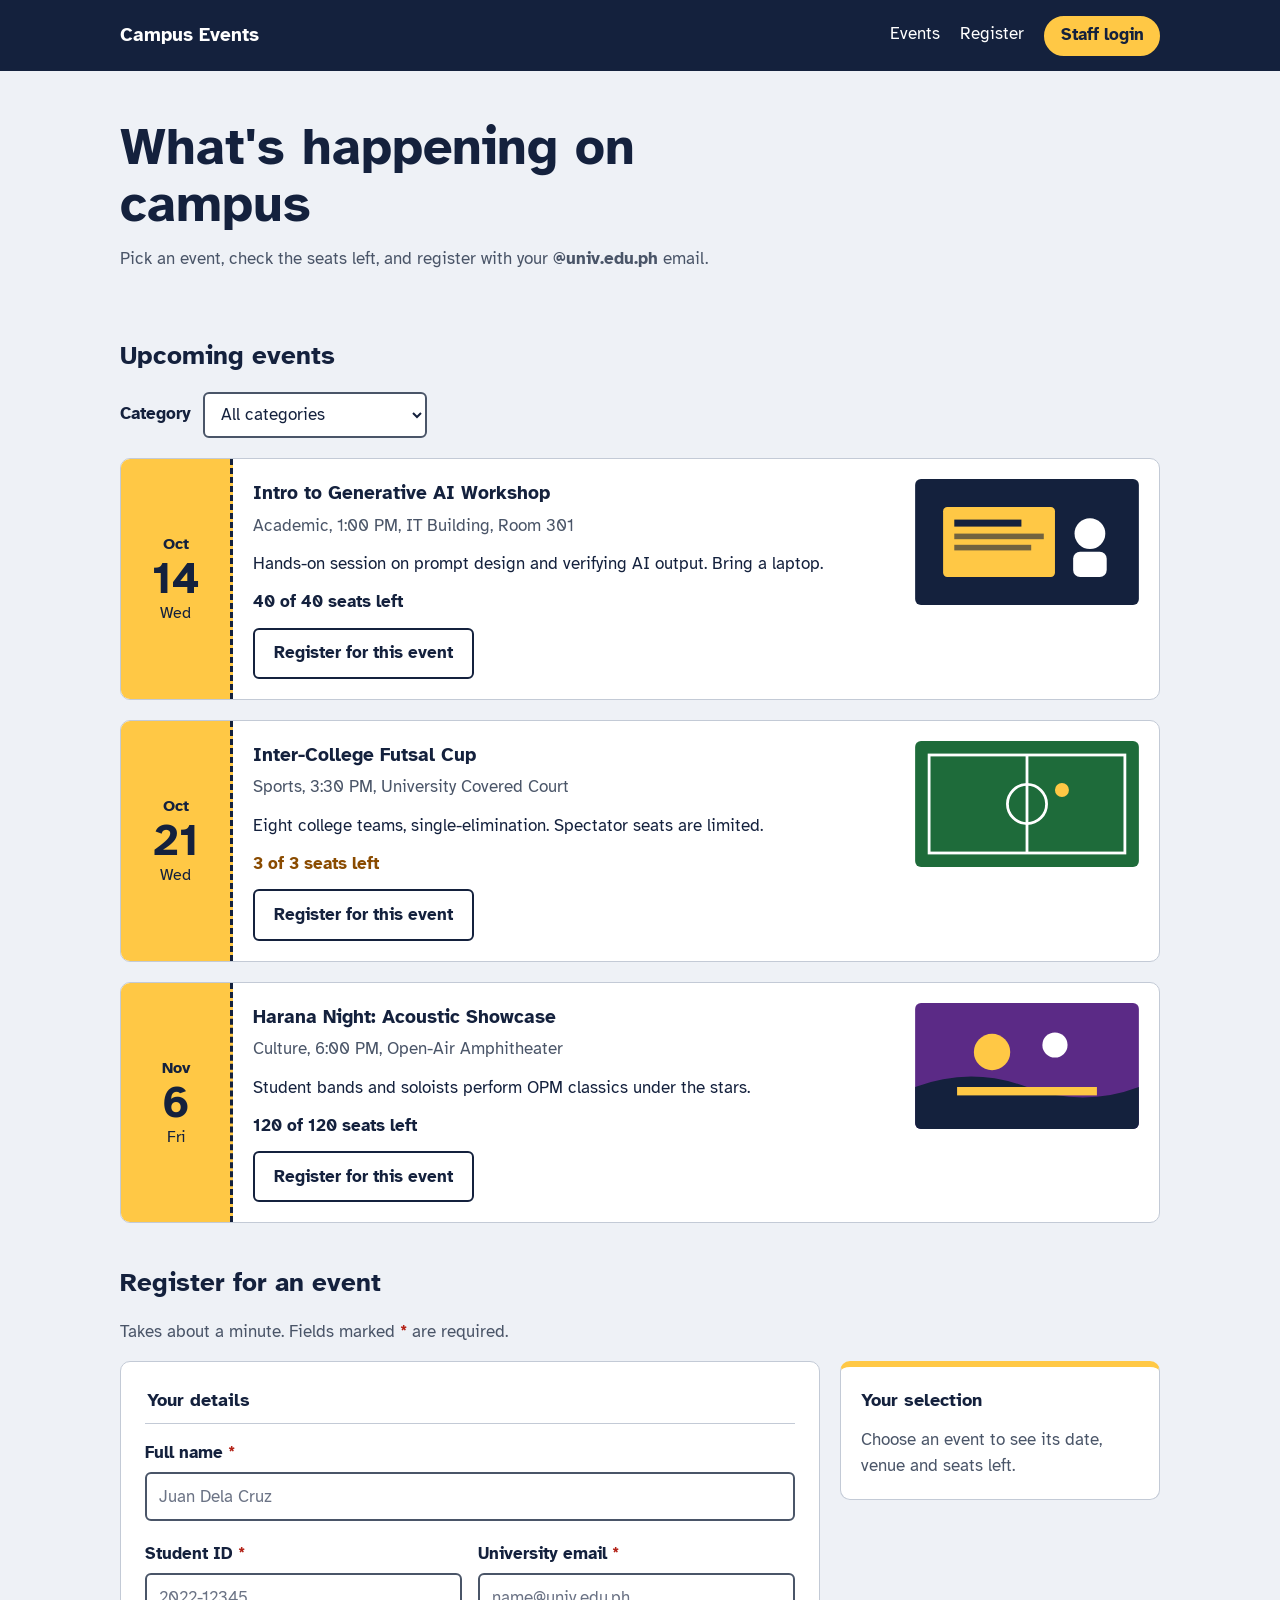
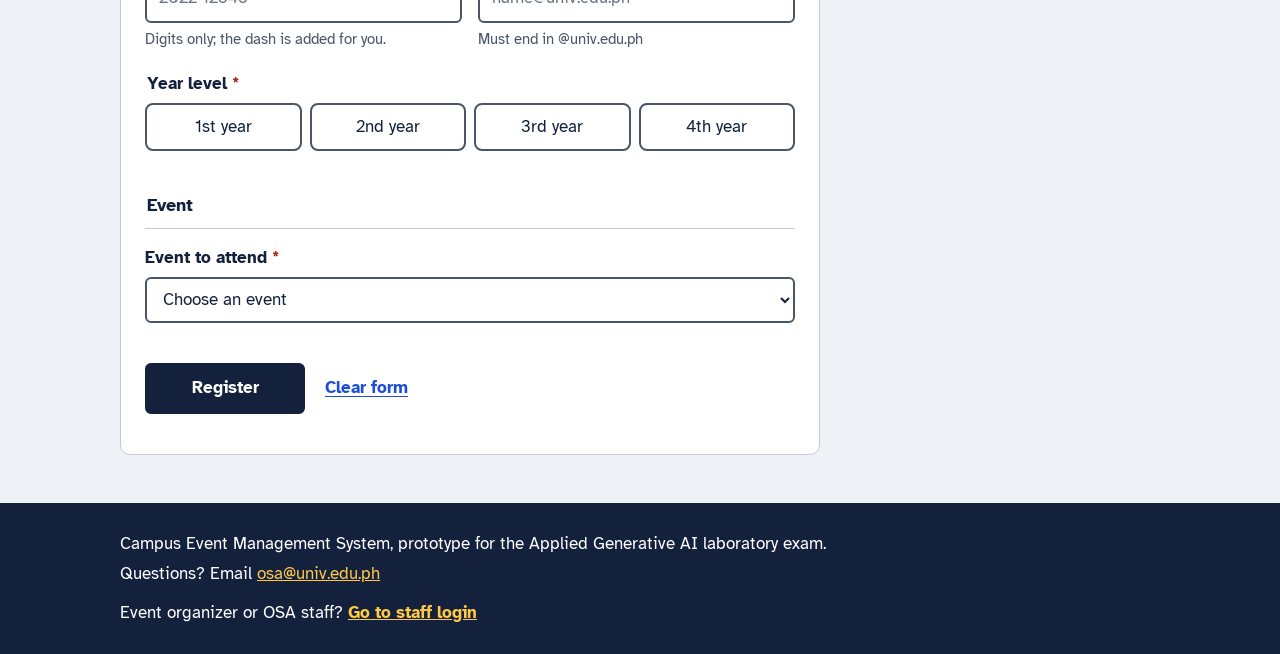
<file: frontend/index.html>
<!DOCTYPE html>
<html lang="en">
<head>
  <meta charset="UTF-8">
  <meta name="viewport" content="width=device-width, initial-scale=1">
  <title>Campus Events | Browse and register</title>
  <meta name="description" content="Browse upcoming campus events and register with your university email.">
  <link rel="preconnect" href="https://fonts.googleapis.com">
  <link rel="preconnect" href="https://fonts.gstatic.com" crossorigin>
  <link href="https://fonts.googleapis.com/css2?family=Atkinson+Hyperlegible:ital,wght@0,400;0,700;1,400&display=swap" rel="stylesheet">
  <link rel="stylesheet" href="styles.css">
</head>
<body>
  <!-- WCAG 2.4.1 Bypass Blocks: lets keyboard users skip the navigation -->
  <a class="skip-link" href="#main-content">Skip to main content</a>

  <header class="site-header">
    <div class="wrap header-inner">
      <p class="brand"><a href="#main-content">Campus Events</a></p>
      <nav aria-label="Main navigation">
        <ul>
          <li><a href="#catalog">Events</a></li>
          <li><a href="#register">Register</a></li>
                    <li class="nav-staff">
            <a class="staff-btn" href="admin.html">Staff login</a>
          </li>
          </li>
        </ul>
      </nav>
    </div>
  </header>

  <main id="main-content" tabindex="-1">
    <section class="intro wrap" aria-labelledby="intro-title">
      <h1 id="intro-title">What's happening on campus</h1>
      <p>Pick an event, check the seats left, and register with your <strong>@univ.edu.ph</strong> email.</p>
    </section>

    <section id="catalog" class="wrap" aria-labelledby="catalog-title">
      <h2 id="catalog-title">Upcoming events</h2>

      <form class="filter" role="search" aria-label="Filter events">
        <label for="category-filter">Category</label>
        <select id="category-filter" name="category" aria-label="Category filter for events">
          <option value="all">All categories</option>
          <option value="Academic">Academic</option>
          <option value="Sports">Sports</option>
          <option value="Culture">Culture</option>
        </select>
      </form>

      <!-- Event cards are rendered by app.js as <article> elements -->
      <div id="event-list" class="event-list" aria-live="polite"></div>
      <noscript><p>Turn on JavaScript to see the event list.</p></noscript>
    </section>

    <section id="register" class="wrap register" aria-labelledby="register-title">
      <h2 id="register-title">Register for an event</h2>
      <p id="form-help" class="form-intro">Takes about a minute. Fields marked <span class="req-inline" aria-hidden="true">*</span> are required.</p>

      <div class="register-layout" id="register-layout">
        <form id="registration-form" novalidate aria-describedby="form-help">
          <fieldset class="form-group">
            <legend class="group-title">Your details</legend>

            <div class="field">
              <label for="full-name">Full name <span class="req" aria-hidden="true">*</span></label>
              <input type="text" id="full-name" name="fullName" autocomplete="name" required
                     placeholder="Juan Dela Cruz"
                     aria-label="Full name" aria-required="true" aria-describedby="full-name-error">
              <p class="error" id="full-name-error" role="alert"></p>
            </div>

            <div class="field-row">
              <div class="field">
                <label for="student-id">Student ID <span class="req" aria-hidden="true">*</span></label>
                <input type="text" id="student-id" name="studentId" inputmode="numeric" required
                       maxlength="10" placeholder="2022-12345" autocomplete="off"
                       aria-label="Student ID, format four digits dash five digits"
                       aria-required="true" aria-describedby="student-id-hint student-id-error">
                <p class="hint" id="student-id-hint">Digits only; the dash is added for you.</p>
                <p class="error" id="student-id-error" role="alert"></p>
              </div>

              <div class="field">
                <label for="email">University email <span class="req" aria-hidden="true">*</span></label>
                <input type="email" id="email" name="email" autocomplete="email" required
                       placeholder="name@univ.edu.ph" spellcheck="false" autocapitalize="off"
                       aria-label="University email ending in at univ dot edu dot p h"
                       aria-required="true" aria-describedby="email-hint email-error">
                <p class="hint" id="email-hint">Must end in @univ.edu.ph</p>
                <p class="suggest" id="email-suggest" hidden>
                  <button type="button" class="link-btn" id="email-suggest-btn"></button>
                </p>
                <p class="error" id="email-error" role="alert"></p>
              </div>
            </div>

            <fieldset class="field" aria-describedby="year-error">
              <legend>Year level <span class="req" aria-hidden="true">*</span></legend>
              <div class="choice-row">
                <span class="choice"><input type="radio" id="year-1" name="yearLevel" value="1" aria-label="1st year" required><label for="year-1">1st year</label></span>
                <span class="choice"><input type="radio" id="year-2" name="yearLevel" value="2" aria-label="2nd year"><label for="year-2">2nd year</label></span>
                <span class="choice"><input type="radio" id="year-3" name="yearLevel" value="3" aria-label="3rd year"><label for="year-3">3rd year</label></span>
                <span class="choice"><input type="radio" id="year-4" name="yearLevel" value="4" aria-label="4th year"><label for="year-4">4th year</label></span>
              </div>
              <p class="error" id="year-error" role="alert"></p>
            </fieldset>
          </fieldset>

          <fieldset class="form-group">
            <legend class="group-title">Event</legend>
            <div class="field">
              <label for="event-select">Event to attend <span class="req" aria-hidden="true">*</span></label>
              <select id="event-select" name="eventId" required
                      aria-label="Event to attend" aria-required="true" aria-describedby="event-error">
                <option value="">Choose an event</option>
              </select>
              <p class="error" id="event-error" role="alert"></p>
            </div>
          </fieldset>

          <div class="form-actions">
            <button type="submit" class="btn-primary">Register</button>
            <button type="reset" class="link-btn" id="clear-form">Clear form</button>
          </div>
          <p id="form-status" class="status" role="status" aria-live="polite"></p>
        </form>

        <aside class="event-summary" aria-labelledby="summary-title">
          <h3 id="summary-title">Your selection</h3>
          <div id="summary-body" aria-live="polite">
            <p class="summary-empty">Choose an event to see its date, venue and seats left.</p>
          </div>
        </aside>
      </div>

      <div id="confirmation" class="confirmation" hidden>
        <h3 id="confirm-title" tabindex="-1">You're registered</h3>
        <dl class="confirm-details" id="confirm-details"></dl>
        <p class="confirm-note">Show your student ID at the entrance. To cancel, email <a href="mailto:osa@univ.edu.ph">osa@univ.edu.ph</a>.</p>
        <div class="form-actions">
          <button type="button" class="btn-primary" id="register-another">Register for another event</button>
          <a class="btn-secondary" href="#catalog">Back to events</a>
        </div>
      </div>
    </section>
  </main>

  <footer class="site-footer">
    <div class="wrap">
      <p>Campus Event Management System, prototype for the Applied Generative AI laboratory exam.</p>
      <p>Questions? Email <a href="mailto:osa@univ.edu.ph">osa@univ.edu.ph</a></p>
      <p class="staff-link">Event organizer or OSA staff? <a href="admin.html">Go to staff login</a></p>
    </div>
  </footer>

  <script src="data.js"></script>
  <script src="app.js"></script>
</body>
</html>
</file>
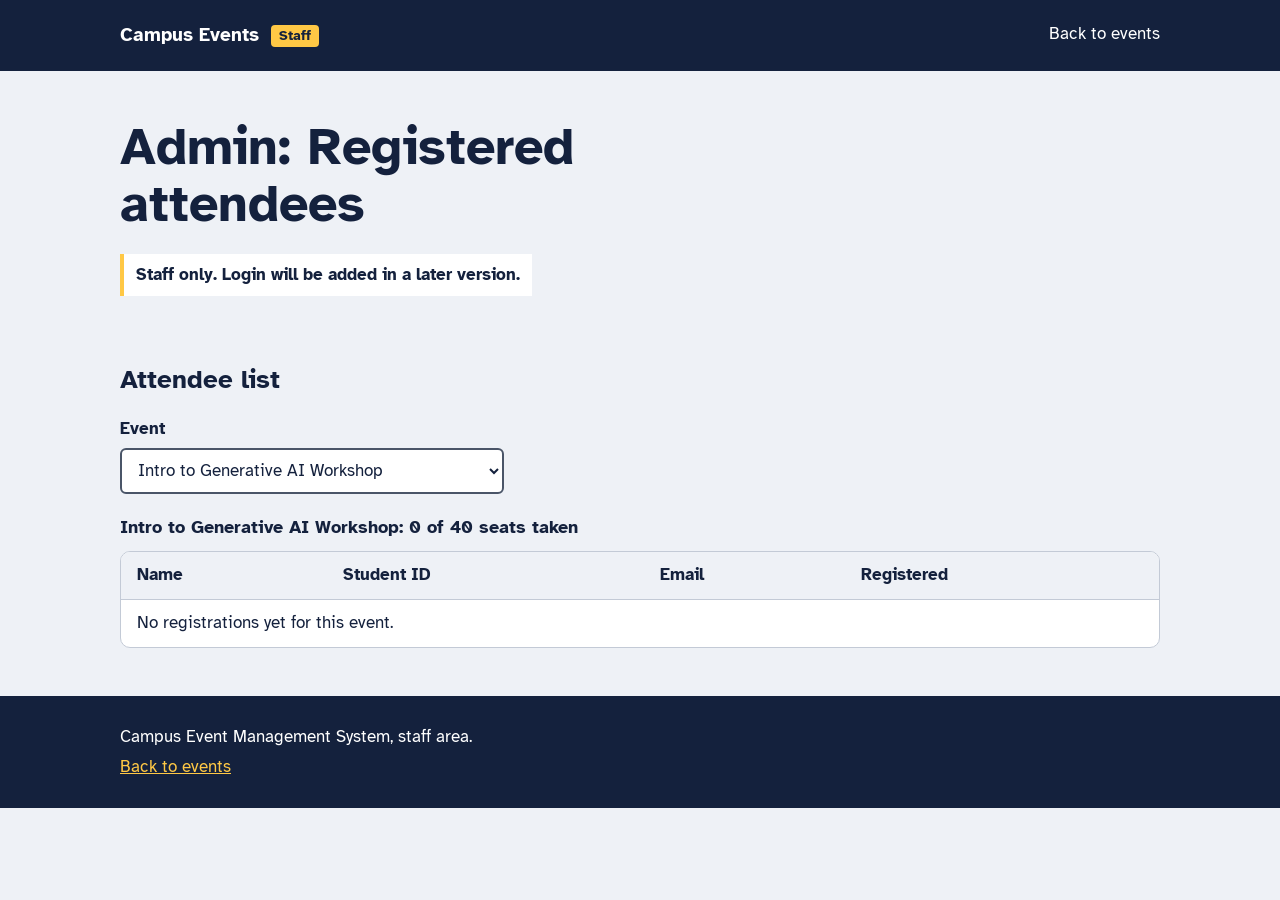
<file: frontend/admin.html>
<!DOCTYPE html>
<html lang="en">
<head>
  <meta charset="UTF-8">
  <meta name="viewport" content="width=device-width, initial-scale=1">
  <title>Admin: Registered attendees | Campus Events</title>
  <meta name="robots" content="noindex, nofollow">
  <link rel="preconnect" href="https://fonts.googleapis.com">
  <link rel="preconnect" href="https://fonts.gstatic.com" crossorigin>
  <link href="https://fonts.googleapis.com/css2?family=Atkinson+Hyperlegible:ital,wght@0,400;0,700;1,400&display=swap" rel="stylesheet">
  <link rel="stylesheet" href="styles.css">
</head>
<body>
  <a class="skip-link" href="#main-content">Skip to main content</a>

  <header class="site-header">
    <div class="wrap header-inner">
      <p class="brand"><a href="index.html">Campus Events</a> <span class="brand-tag">Staff</span></p>
      <nav aria-label="Admin navigation">
        <ul>
          <li><a href="index.html">Back to events</a></li>
        </ul>
      </nav>
    </div>
  </header>

  <main id="main-content" tabindex="-1">
    <!--
      Developer note: in this prototype the attendee list is read from the browser's
      localStorage (see data.js). In production it reads from the dbo.vw_EventAttendees
      database view through GET /api/admin/events/{id}/attendees.
    -->
    <section class="intro wrap" aria-labelledby="admin-title">
      <h1 id="admin-title">Admin: Registered attendees</h1>
      <p class="notice" role="note">Staff only. Login will be added in a later version.</p>
    </section>

    <section class="wrap" aria-labelledby="attendees-title">
      <h2 id="attendees-title">Attendee list</h2>
      <div class="field narrow">
        <label for="attendee-event">Event</label>
        <select id="attendee-event" aria-label="Event whose attendees to show"></select>
      </div>
      <h3 id="attendee-caption" class="table-title">Attendees</h3>
      <div class="table-scroll" role="region" aria-labelledby="attendee-caption" tabindex="0">
        <table aria-labelledby="attendee-caption">
          <thead>
            <tr>
              <th scope="col">Name</th>
              <th scope="col">Student ID</th>
              <th scope="col">Email</th>
              <th scope="col">Registered</th>
            </tr>
          </thead>
          <tbody id="attendee-body"></tbody>
        </table>
      </div>
      <noscript><p>Turn on JavaScript to see the attendee list.</p></noscript>
    </section>
  </main>

  <footer class="site-footer">
    <div class="wrap">
      <p>Campus Event Management System, staff area.</p>
      <p><a href="index.html">Back to events</a></p>
    </div>
  </footer>

  <script src="data.js"></script>
  <script src="admin.js"></script>
</body>
</html>
</file>
<file: frontend/styles.css>
:root {
  --ink: #14213D;
  --paper: #FFFFFF;
  --wash: #EEF1F6;
  --ticket: #FFC845;
  --muted: #4A5568;
  --error: #B42318;
  --ok: #1E6B3A;
  --line: #C3CAD6;
  --focus: #1D4ED8;
  --font: "Atkinson Hyperlegible", "Segoe UI", Tahoma, Arial, sans-serif;
  --gutter: 1rem;
}

*, *::before, *::after { box-sizing: border-box; }

html { scroll-behavior: smooth; }

body {
  margin: 0;
  font-family: var(--font);
  font-size: 1rem;
  line-height: 1.55;
  color: var(--ink);
  background: var(--wash);
  overflow-wrap: anywhere; 
}

img { max-width: 100%; height: auto; display: block; }

.wrap { width: 100%; max-width: 68rem; margin-inline: auto; padding-inline: var(--gutter); }

:focus-visible { outline: 3px solid var(--focus); outline-offset: 3px; }

.skip-link {
  position: absolute; left: 1rem; top: -4rem;
  background: var(--ticket); color: var(--ink);
  padding: .6rem 1rem; font-weight: 700; z-index: 10;
}
.skip-link:focus { top: 1rem; }

.site-header { background: var(--ink); color: var(--paper); }
.header-inner { display: flex; flex-direction: column; align-items: flex-start; gap: .5rem; padding-block: .85rem; }
.brand { margin: 0; font-weight: 700; font-size: 1.2rem; }
.brand a, .site-header nav a { color: var(--paper); text-decoration: none; }
.brand-tag {
  display: inline-block; margin-left: .4rem; padding: .05rem .5rem;
  background: var(--ticket); color: var(--ink); border-radius: 4px; font-size: .85rem; vertical-align: middle;
}
.site-header nav ul { list-style: none; display: flex; flex-wrap: wrap; align-items: center; gap: .25rem 1.25rem; margin: 0; padding: 0; }
.site-header nav a {
  display: inline-flex; align-items: center; min-height: 44px; /* touch target */
  border-bottom: 2px solid transparent;
}
.site-header nav a:hover { border-bottom-color: var(--ticket); }
.site-header nav a.staff-btn {
  gap: .4rem; padding: 0 .9rem; min-height: 40px; margin-block: 2px;
  background: var(--ticket); color: var(--ink); font-weight: 700;
  border: 2px solid var(--ticket); border-radius: 999px;
}
.site-header nav a.staff-btn:hover { background: var(--paper); border-color: var(--paper); }
.nav-staff { display: flex; align-items: center; }

main { padding-bottom: 3rem; }
main:focus { outline: none; }

.intro { padding-block: 2rem 1rem; }
.intro h1 { font-size: clamp(1.75rem, 7vw, 3.25rem); line-height: 1.1; margin: 0 0 .75rem; max-width: 18ch; }
.intro p { margin: 0; max-width: 60ch; color: var(--muted); }
.notice {
  display: inline-block; margin-top: .5rem !important;
  padding: .5rem .75rem; background: var(--paper); border-left: 4px solid var(--ticket);
  color: var(--ink) !important; font-weight: 700;
}

h2 { font-size: 1.4rem; margin: 2rem 0 1rem; }

/* ---------------- Filter ---------------- */
.filter { display: flex; flex-direction: column; gap: .35rem; margin-bottom: 1.25rem; }
.filter label { font-weight: 700; margin: 0; }

/* ---------------- Event cards (phones: date strip on top) ---------------- */
.event-list { display: grid; gap: 1.25rem; }
.event {
  display: flex; flex-direction: column;
  background: var(--paper);
  border: 1px solid var(--line);
  border-radius: 10px;
  overflow: hidden;
  min-width: 0;
}
.event-date {
  display: flex; flex-direction: row; align-items: baseline; justify-content: flex-start; gap: .5rem;
  background: var(--ticket);
  padding: .6rem 1rem;
  border-bottom: 3px dashed var(--ink);
}
.event-date span { font-weight: 700; }
.event-date .month { font-size: 1rem; }
.event-date .day { font-size: 1.5rem; line-height: 1; }
.event-date .weekday { font-size: 1rem; font-weight: 400; }

.event-body { display: flex; flex-direction: column; gap: 1rem; padding: 1rem; min-width: 0; }
.event-img { width: 100%; border-radius: 6px; aspect-ratio: 16 / 9; object-fit: cover; }
.event-text { min-width: 0; }
.event-text h3 { margin: 0 0 .25rem; font-size: 1.2rem; }
.event-meta { margin: 0 0 .5rem; color: var(--muted); }
.event-text p { margin: 0 0 .75rem; max-width: 60ch; }
.seats { font-weight: 700; }
.seats.full { color: var(--error); }
.seats.low { color: #8A4B00; }

/* ---------------- Buttons (phones: full width) ---------------- */
.btn-secondary, .btn-primary {
  display: block; width: 100%;
  font: inherit; font-weight: 700; cursor: pointer;
  border-radius: 6px; padding: .65rem 1.2rem; min-height: 44px;
}
.btn-secondary { background: var(--paper); color: var(--ink); border: 2px solid var(--ink); }
.btn-secondary:hover { background: var(--wash); }
.btn-primary { background: var(--ink); color: var(--paper); border: 2px solid var(--ink); }
.btn-primary:hover { background: #24365F; }
button:disabled { background: #E2E6EC; color: var(--muted); border-color: var(--muted); cursor: not-allowed; }

/* ---------------- Form ---------------- */
.form-intro { margin: 0 0 1rem; color: var(--muted); }
.req, .req-inline { color: var(--error); font-weight: 700; }
.register-layout { display: grid; gap: 1.25rem; align-items: start; }
.register-layout[hidden], .confirmation[hidden] { display: none; }
.register form {
  background: var(--paper); border: 1px solid var(--line); border-radius: 10px;
  padding: 1.25rem 1rem; width: 100%; max-width: 44rem;
}
.form-group { border: 0; margin: 0 0 1.25rem; padding: 0; min-width: 0; }
/* float + full width lets a legend take a normal underline instead of sitting on the fieldset border */
.group-title {
  float: left; width: 100%; font-size: 1.15rem;
  padding-bottom: .5rem; margin-bottom: 1rem; border-bottom: 1px solid var(--line);
}
.group-title + * { clear: both; }
.field-row { display: grid; grid-template-columns: minmax(0, 1fr); }
input::placeholder { color: #6B7385; opacity: 1; } /* 4.6:1 on white */
input.is-valid, select.is-valid { border-color: var(--ok); }

/* Year level: large tappable choices instead of tiny radio dots */
.choice-row { display: grid; grid-template-columns: repeat(2, minmax(0, 1fr)); gap: .5rem; }
.choice { position: relative; display: block; }
.choice input { position: absolute; opacity: 0; width: 1px; height: 1px; }
.choice label {
  display: flex; align-items: center; justify-content: center;
  min-height: 48px; margin: 0; padding: .5rem;
  border: 2px solid var(--muted); border-radius: 8px; background: var(--paper);
  font-weight: 400; cursor: pointer; text-align: center;
}
.choice label:hover { background: var(--wash); }
.choice input:checked + label { background: var(--ink); border-color: var(--ink); color: var(--paper); font-weight: 700; }
.choice input:checked + label::before { content: "\2713"; margin-right: .4rem; }
.choice input:focus-visible + label { outline: 3px solid var(--focus); outline-offset: 3px; }

/* Email one-click fix and text-style buttons */
.suggest { margin: .4rem 0 0; }
.link-btn {
  font: inherit; font-weight: 700; color: var(--focus); background: none; border: 0;
  padding: .5rem 0; min-height: 44px; cursor: pointer; text-decoration: underline; text-underline-offset: 3px;
}
.link-btn:hover { color: var(--ink); }

.form-actions { display: flex; flex-wrap: wrap; align-items: center; gap: .75rem 1.25rem; }
.form-actions .btn-secondary { text-align: center; text-decoration: none; }

/* Selected-event summary card */
.event-summary {
  background: var(--paper); border: 1px solid var(--line); border-top: 6px solid var(--ticket);
  border-radius: 10px; padding: 1.25rem;
}
.event-summary h3 { margin: 0 0 .75rem; font-size: 1.1rem; }
.summary-empty { margin: 0; color: var(--muted); }
.summary-img { width: 100%; border-radius: 6px; aspect-ratio: 16 / 9; object-fit: cover; margin-bottom: .75rem; }
.summary-title { font-weight: 700; font-size: 1.15rem; margin: 0 0 .5rem; }
.summary-list, .confirm-details { display: grid; grid-template-columns: auto 1fr; gap: .35rem 1rem; margin: 0; }
.summary-list dt, .confirm-details dt { font-weight: 700; }
.summary-list dd, .confirm-details dd { margin: 0; }

/* Success state */
.confirmation {
  background: var(--paper); border: 1px solid var(--line); border-left: 6px solid var(--ok);
  border-radius: 10px; padding: 1.5rem 1.25rem; max-width: 44rem;
}
.confirmation h3 { margin: 0 0 1rem; font-size: 1.4rem; color: var(--ok); }
.confirmation h3:focus { outline: none; }
.confirmation h3::before { content: "\2713  "; }
.confirm-note { color: var(--muted); margin: 1rem 0 1.25rem; }
.field { margin: 0 0 1.25rem; border: 0; padding: 0; min-width: 0; }
.field.narrow { max-width: 24rem; }
label, legend { display: block; font-weight: 700; margin-bottom: .35rem; }
input[type="text"], input[type="email"], select {
  width: 100%; max-width: 100%; font: inherit; color: var(--ink);
  padding: .6rem .75rem; min-height: 44px;
  border: 2px solid var(--muted); border-radius: 6px; background: var(--paper);
}
input[aria-invalid="true"], select[aria-invalid="true"] { border-color: var(--error); }
.hint { margin: .3rem 0 0; color: var(--muted); font-size: .95rem; }
.error { margin: .3rem 0 0; color: var(--error); font-weight: 700; font-size: .95rem; }
.error:empty { display: none; }
.status { margin: 1rem 0 0; font-weight: 700; }
.status.ok { color: var(--ok); }
.status.fail { color: var(--error); }

.table-scroll {
  width: 100%; overflow-x: auto; -webkit-overflow-scrolling: touch;
  background: var(--paper); border: 1px solid var(--line); border-radius: 10px;
}
table { width: 100%; min-width: 36rem; border-collapse: collapse; }
/* Title sits outside the scroll box so it never scrolls out of view on phones */
.table-title { font-size: 1.1rem; margin: 0 0 .6rem; }
th, td { text-align: left; padding: .65rem 1rem; border-top: 1px solid var(--line); overflow-wrap: normal; }
thead th { border-top: 0; }
th { background: var(--wash); white-space: nowrap; }

/* ---------------- Footer ---------------- */
.site-footer { background: var(--ink); color: var(--paper); padding-block: 1.5rem; }
.site-footer p { margin: .25rem 0; }
.site-footer a { color: var(--ticket); }
.staff-link { margin-top: .75rem !important; }
.site-footer .staff-link a { font-weight: 700; }

/* ================= 480px+: large phones ================= */
@media (min-width: 480px) {
  :root { --gutter: 1.25rem; }
  .filter { flex-direction: row; align-items: center; gap: .75rem; }
  .filter select { width: auto; min-width: 14rem; }
  .choice-row { grid-template-columns: repeat(4, minmax(0, 1fr)); }
  .field-row { grid-template-columns: repeat(2, minmax(0, 1fr)); gap: 0 1rem; }
  .btn-secondary { display: inline-block; width: auto; }
  .register form { padding: 1.5rem; }
}

/* ================= 768px+: tablets ================= */
@media (min-width: 768px) {
  body { font-size: 1.0625rem; }
  .header-inner { flex-direction: row; align-items: center; justify-content: space-between; gap: 1rem; }
  .intro { padding-block: 3rem 1.5rem; }
  h2 { font-size: 1.6rem; margin-top: 2.5rem; }

  /* Date becomes the vertical ticket stub on the left */
  .event { display: grid; grid-template-columns: 6.5rem minmax(0, 1fr); }
  .event-date {
    flex-direction: column; align-items: center; justify-content: center; gap: 0;
    padding: 1rem .5rem; text-align: center;
    border-bottom: 0; border-right: 3px dashed var(--ink);
  }
  .event-date .day { font-size: 2.75rem; }

  /* Image moves to the right of the text */
  .event-body { display: grid; grid-template-columns: minmax(0, 1fr) 11rem; gap: 1.25rem; padding: 1.25rem; }
  .event-img { grid-column: 2; grid-row: 1; align-self: start; }
  .event-text { grid-column: 1; grid-row: 1; }

  .btn-primary { width: auto; min-width: 10rem; }
}

/* ================= 1024px+: desktops ================= */
@media (min-width: 1024px) {
  :root { --gutter: 1.5rem; }
  .event { grid-template-columns: 7rem minmax(0, 1fr); }
  .event-body { grid-template-columns: minmax(0, 1fr) 14rem; }
  .register-layout { grid-template-columns: minmax(0, 1fr) 20rem; }
  .event-summary { position: sticky; top: 1rem; }
}

@media (prefers-reduced-motion: reduce) {
  html { scroll-behavior: auto; }
  *, *::before, *::after { transition: none !important; animation: none !important; }
}
</file>
